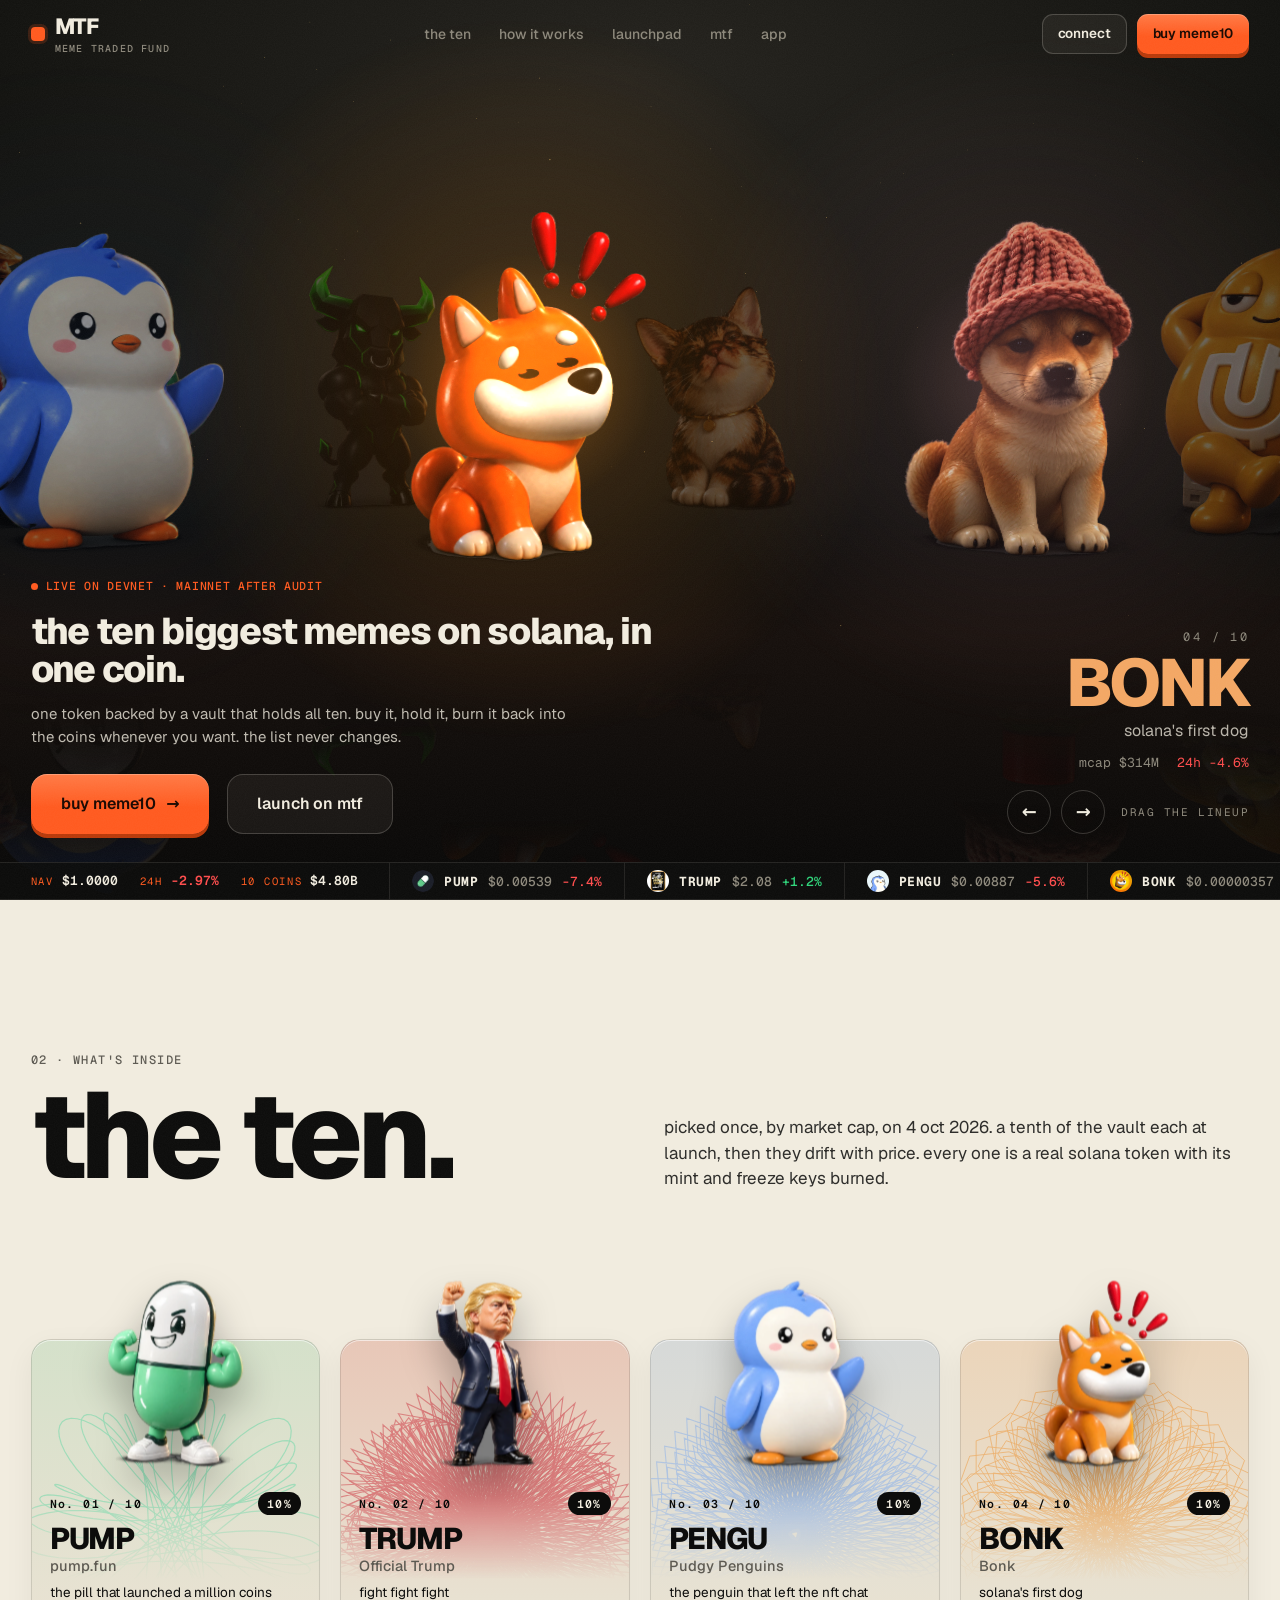
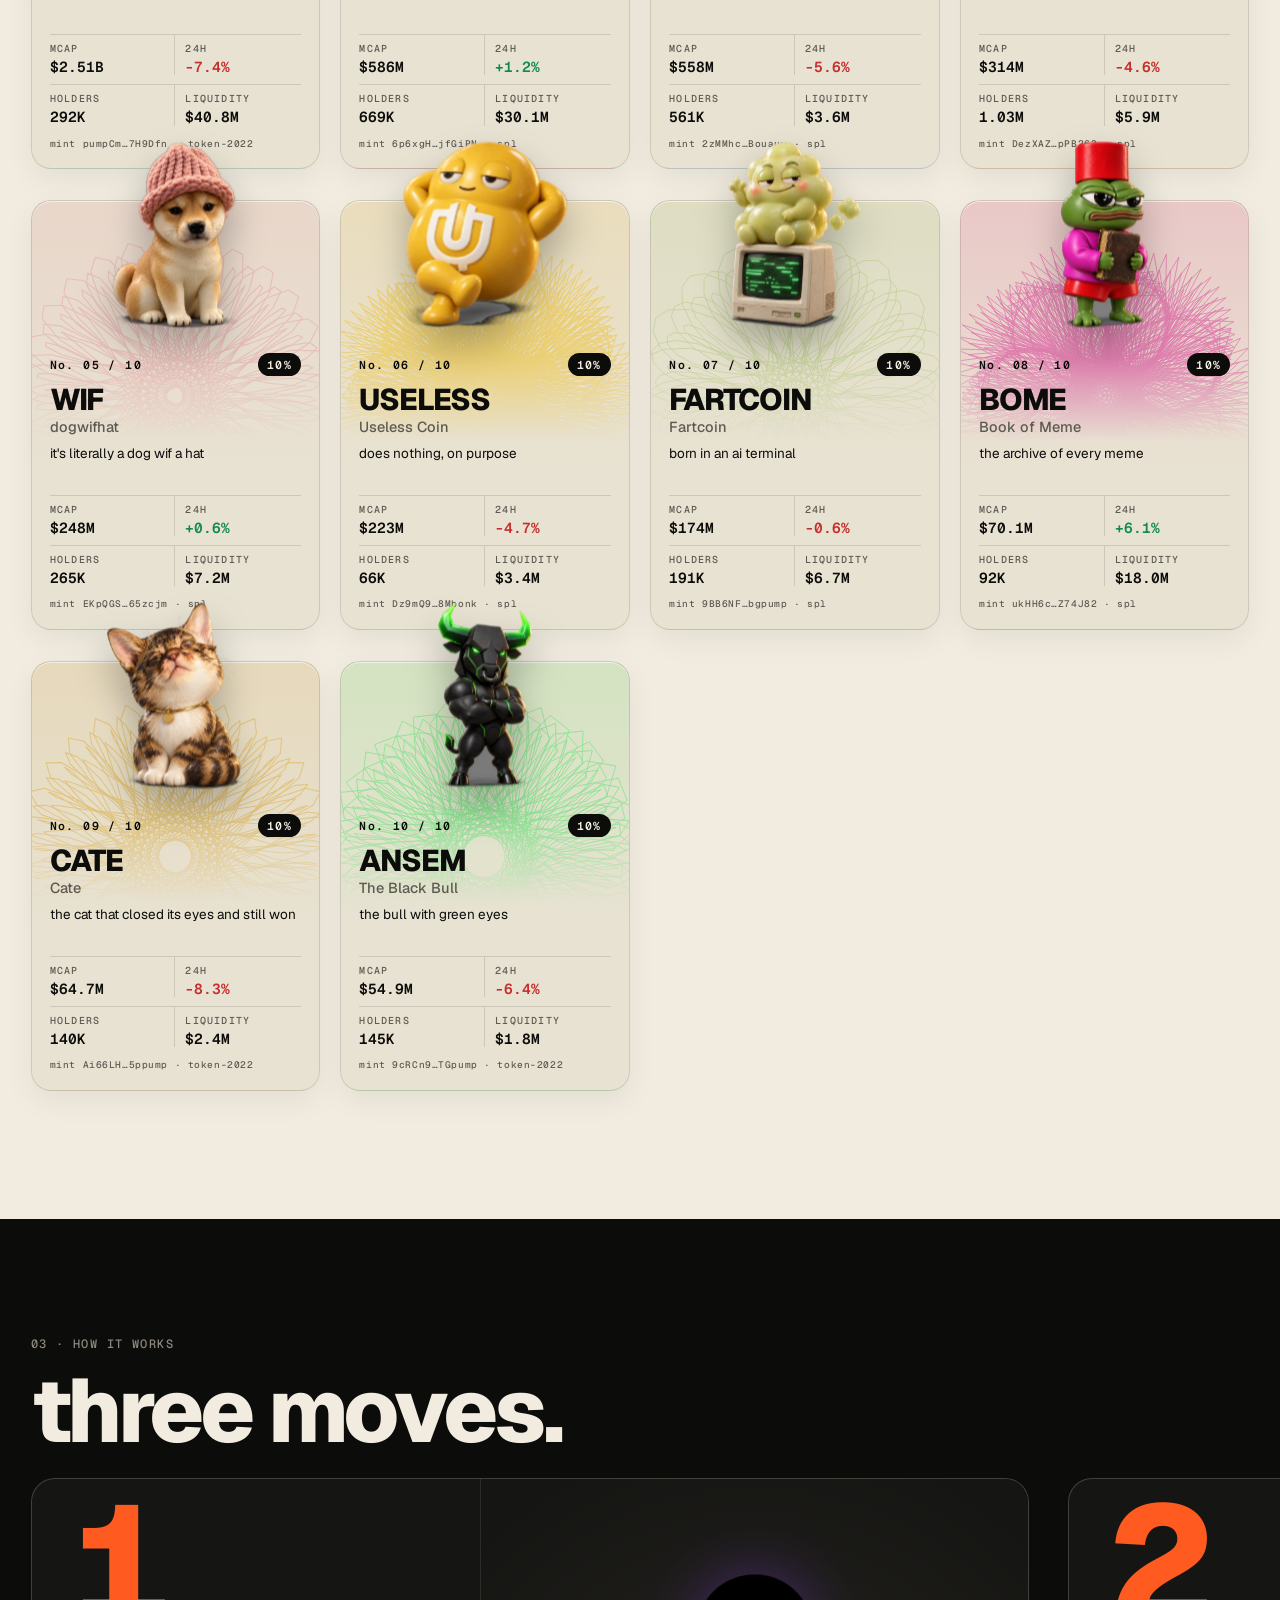
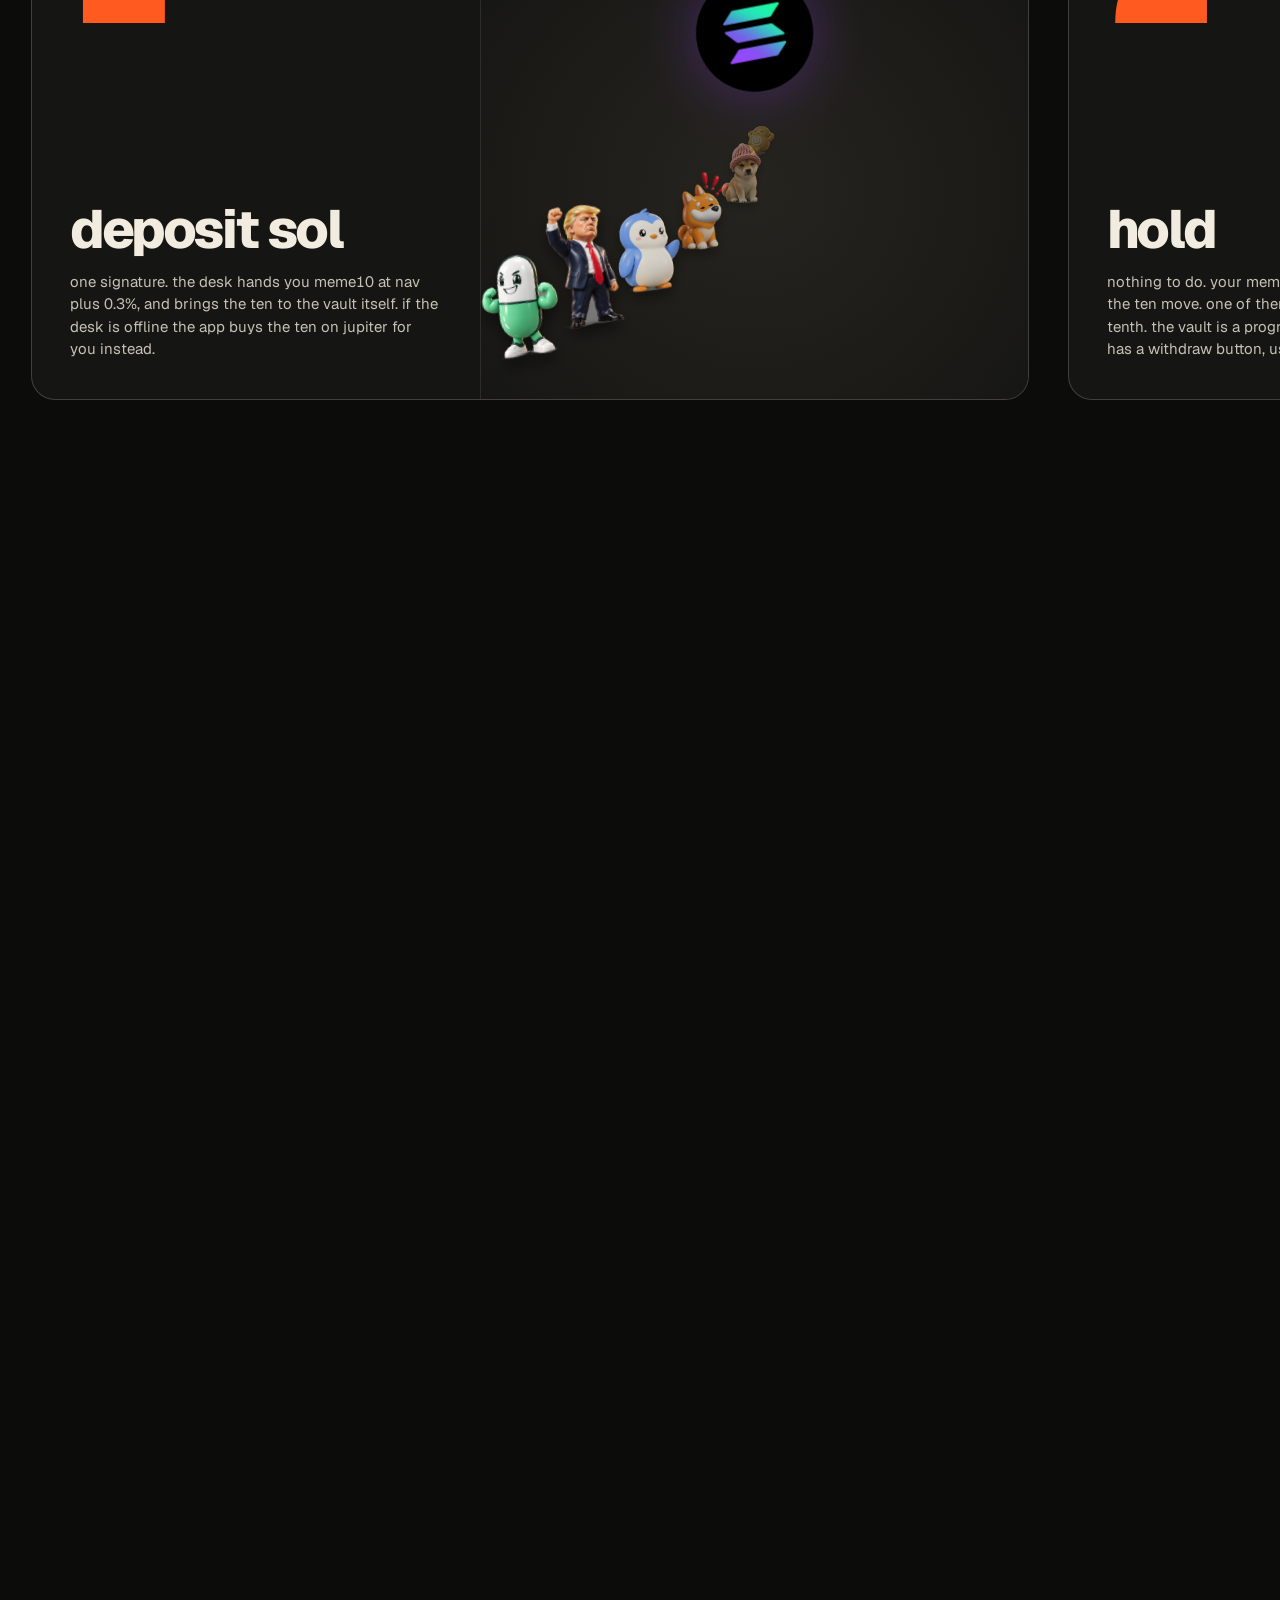
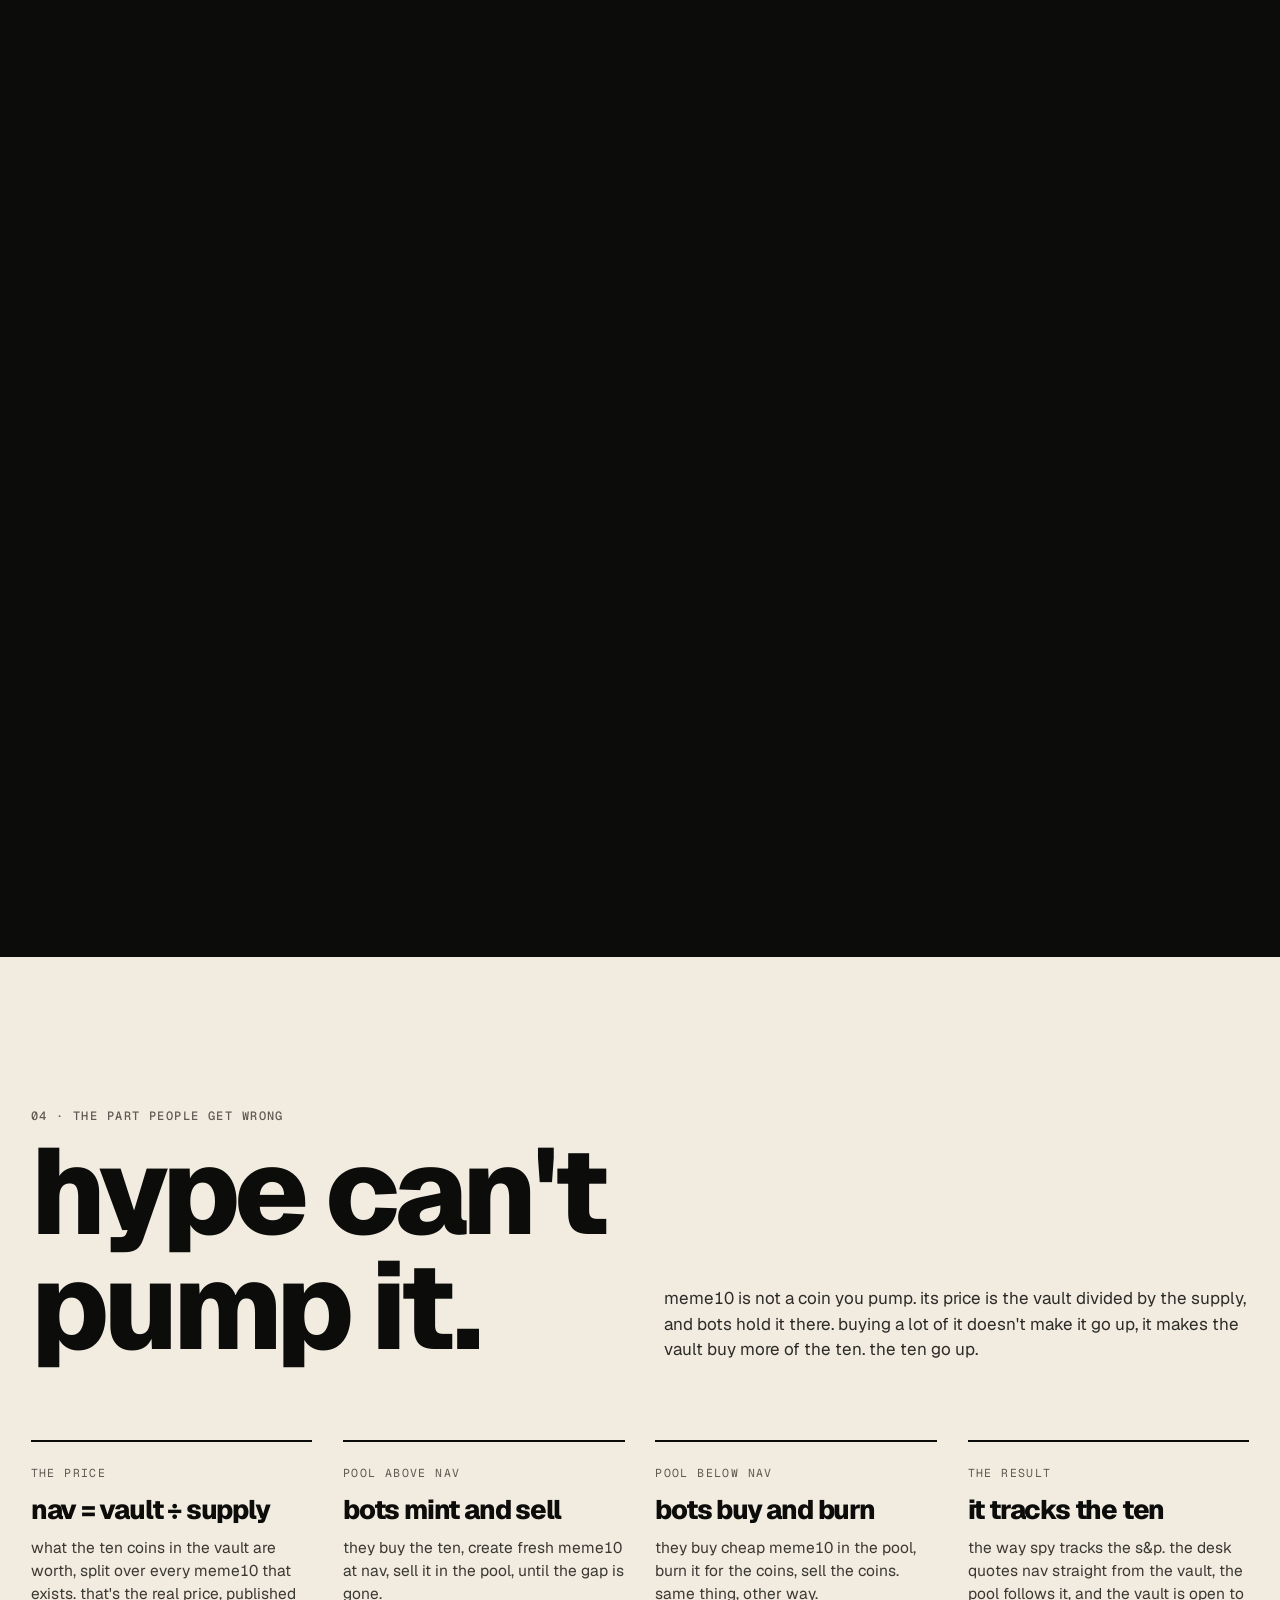
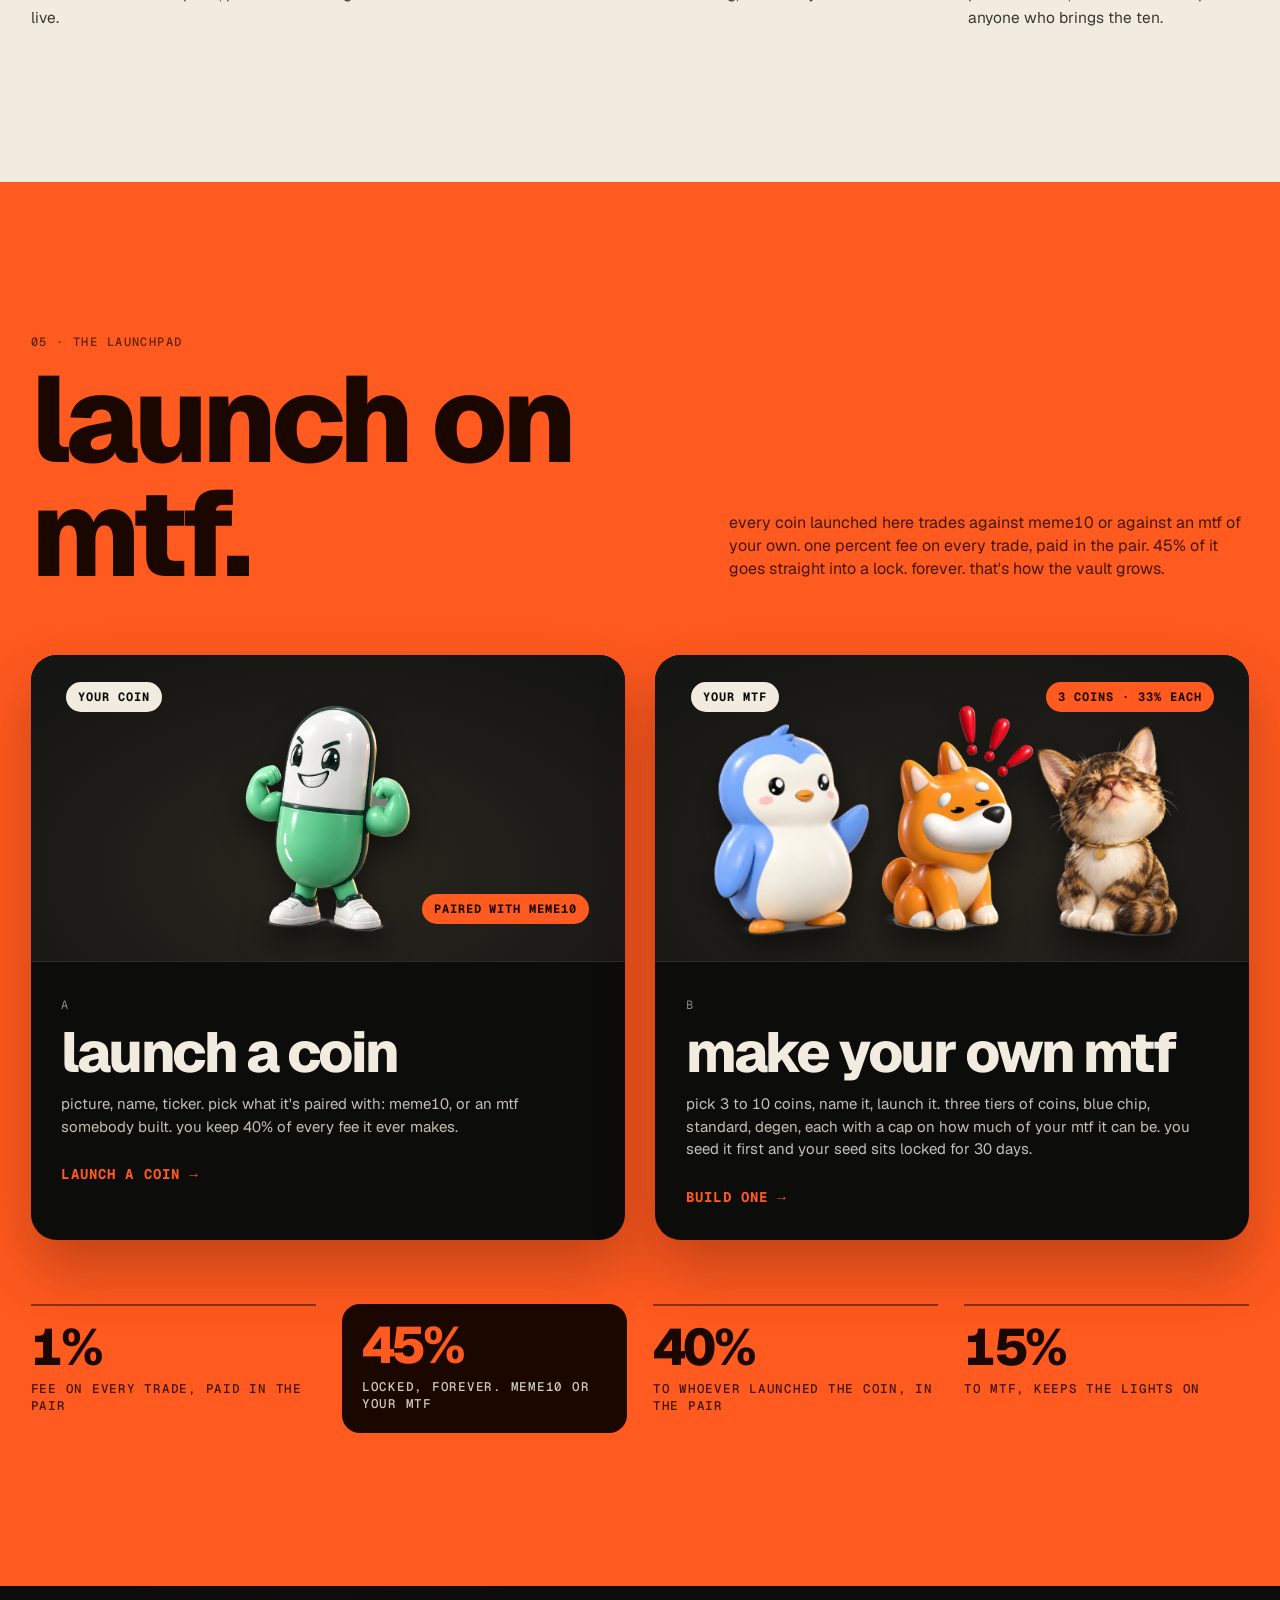
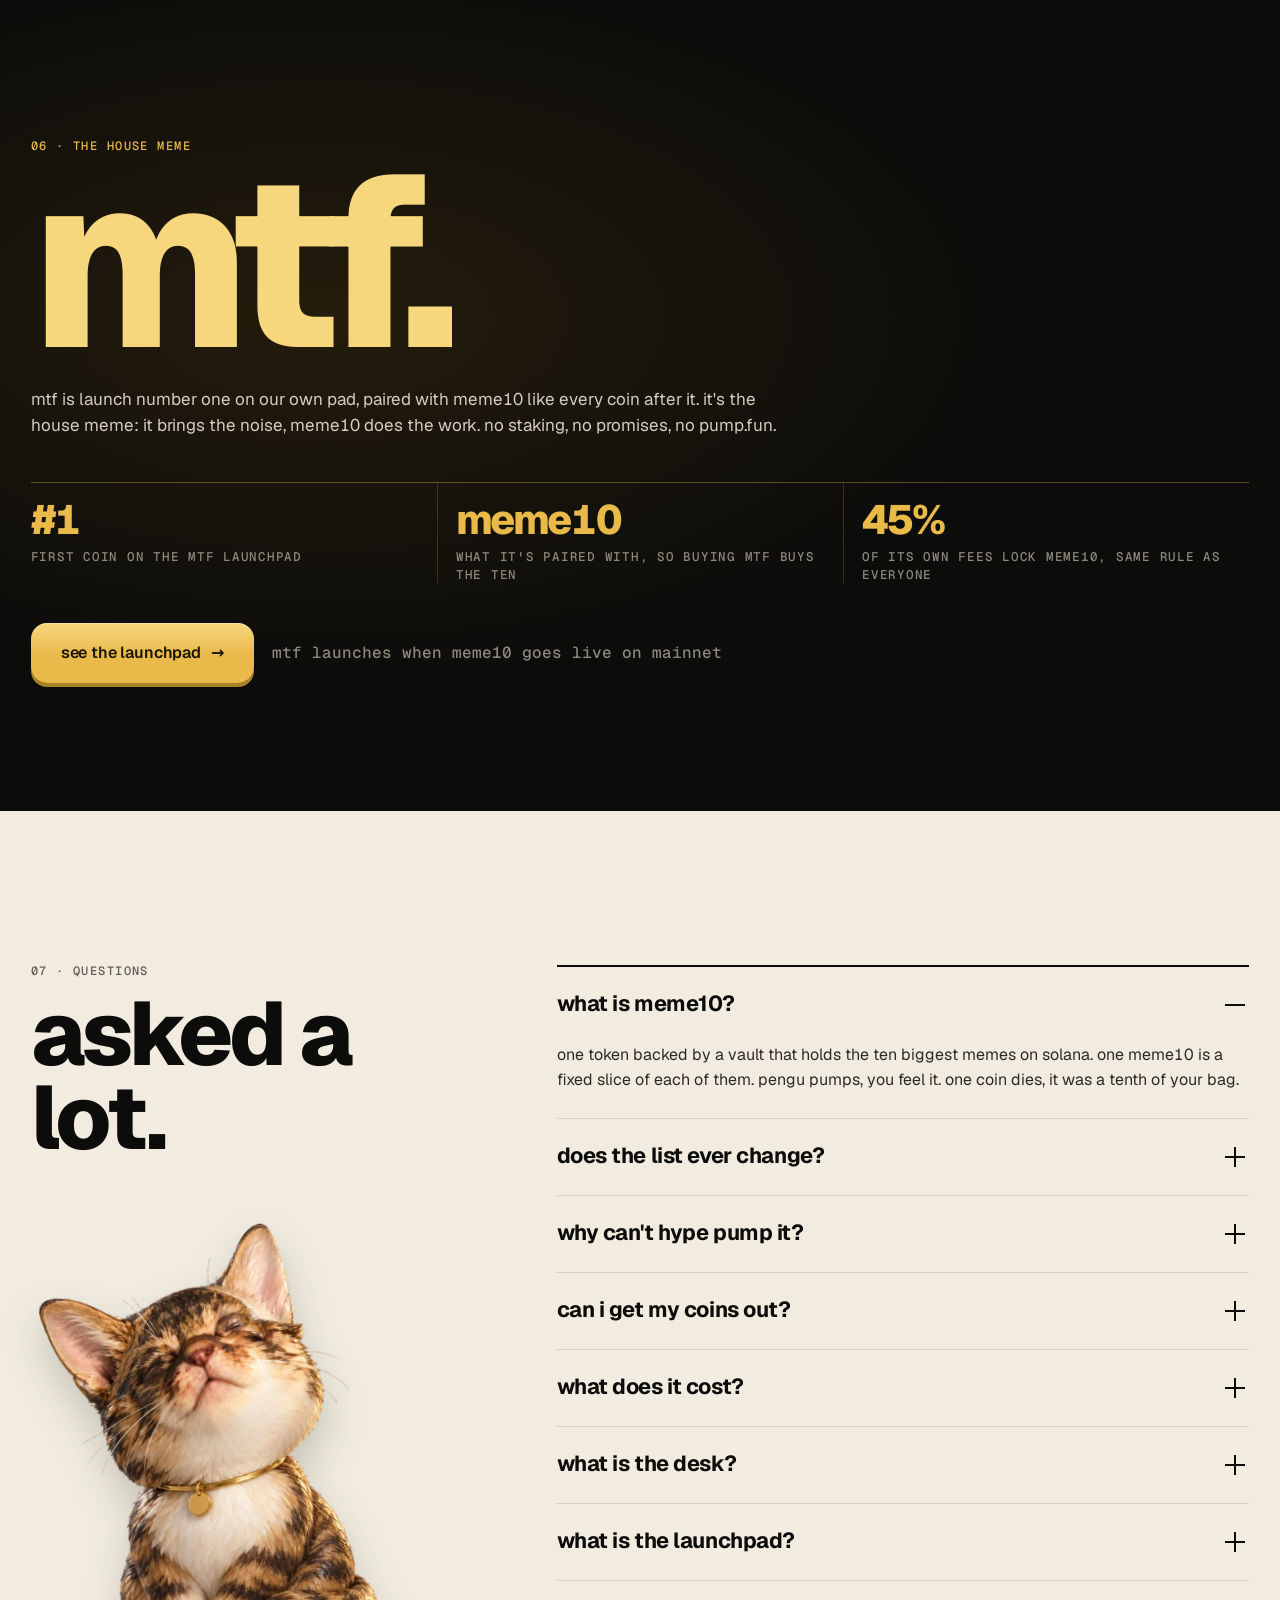
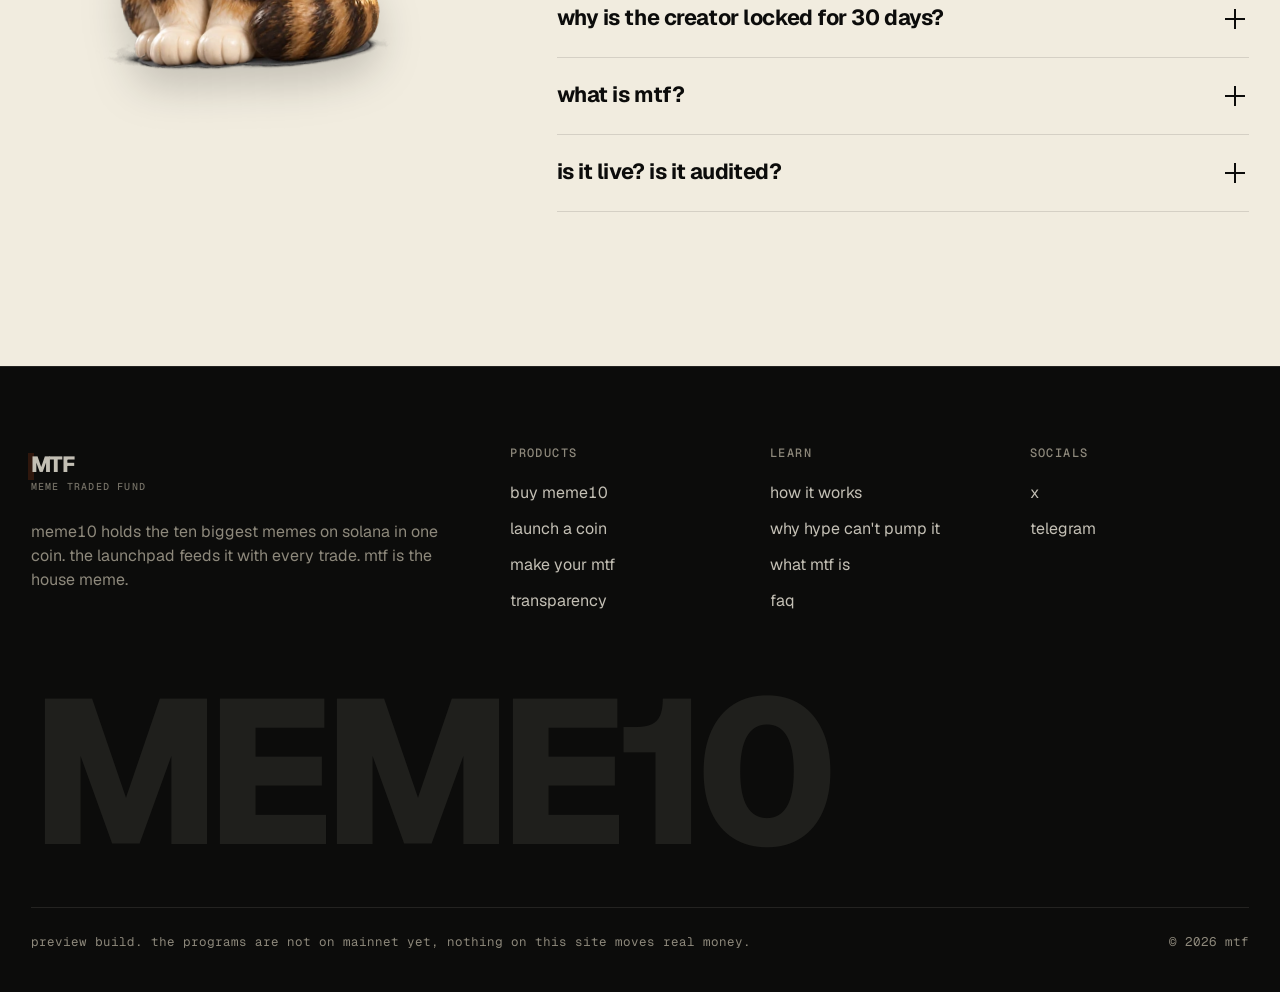
<file: index.html>
<!doctype html>
<html lang="en">
<head>
<meta charset="utf-8">
<meta name="viewport" content="width=device-width,initial-scale=1,viewport-fit=cover">
<title>MEME10 by MTF · the ten biggest memes on solana in one coin</title>
<meta name="description" content="one coin backed by a vault holding the ten biggest memes on solana. launch coins paired with it. mtf is the house meme.">
<meta name="theme-color" content="#0c0c0b">
<link rel="icon" href="favicon.svg" type="image/svg+xml">
<link rel="preload" href="fonts/geist-latin-wght-normal.woff2" as="font" type="font/woff2" crossorigin>
<link rel="preload" href="fonts/geist-mono-latin-wght-normal.woff2" as="font" type="font/woff2" crossorigin>
<meta property="og:title" content="MEME10 by MTF">
<meta property="og:description" content="the ten biggest memes on solana in one coin">
<meta property="og:image" content="https://alnasarmasarhtml.github.io/mtf/og.jpg">
<meta property="og:image:width" content="1200">
<meta property="og:image:height" content="630">
<meta property="og:url" content="https://alnasarmasarhtml.github.io/mtf/">
<meta name="twitter:card" content="summary_large_image">
<meta name="twitter:image" content="https://alnasarmasarhtml.github.io/mtf/og.jpg">
  <script type="module" crossorigin src="./assets/main-Ln_jDOoy.js"></script>
  <link rel="modulepreload" crossorigin href="./assets/ui-B-KH1py7.js">
  <link rel="modulepreload" crossorigin href="./assets/guilloche-C2L610aW.js">
  <link rel="stylesheet" crossorigin href="./assets/ui-CxfKalnJ.css">
  <link rel="stylesheet" crossorigin href="./assets/main-SBcVC7jQ.css">
</head>
<body class="landing">

<div class="loader" id="loader" aria-hidden="true">
  <div class="loader-inner">
    <div class="loader-word display">MTF</div>
    <div class="loader-bar"><i id="loaderBar"></i></div>
    <div class="loader-num mono" id="loaderNum">00</div>
  </div>
</div>

<!-- 01 HERO -->
<section class="hero" id="top">
  <div class="hero-word" aria-hidden="true">MEME<span>10</span></div>
  <canvas class="hero-gl" id="heroGL" aria-hidden="true"></canvas>
  <div class="hero-ui wrap">
    <div class="hero-copy">
      <div class="preview-note">live on devnet · mainnet after audit</div>
      <h1 class="hero-title display">the ten biggest memes on solana, in one coin.</h1>
      <p class="hero-sub">one token backed by a vault that holds all ten. buy it, hold it, burn it back into the coins whenever you want. the list never changes.</p>
      <div class="hero-cta">
        <a class="btn lg" href="app.html"><span>buy meme10</span><span class="arr">→</span></a>
        <a class="btn lg ghost" href="launchpad.html"><span>launch on mtf</span></a>
      </div>
    </div>
    <div class="hero-front" id="heroFront">
      <div class="hf-no mono" id="hfNo">01 / 10</div>
      <div class="hf-sym display" id="hfSym">PUMP</div>
      <div class="hf-line" id="hfLine">the pill that launched a million coins</div>
      <div class="hf-stats mono"><span id="hfMcap">—</span><span id="hfCh">—</span></div>
      <div class="hf-nav">
        <button class="hf-arrow" data-spin="-1" aria-label="previous coin">←</button>
        <button class="hf-arrow" data-spin="1" aria-label="next coin">→</button>
        <span class="hf-hint mono">drag the lineup</span>
      </div>
    </div>
  </div>
  <div class="hero-bar">
    <div class="hero-stats mono" id="heroStats">
      <div><span class="k">nav</span><b id="hsNav">$1.0000</b></div>
      <div><span class="k">24h</span><b id="hs24">—</b></div>
      <div class="hide-sm"><span class="k">10 coins</span><b id="hsMcap">—</b></div>
    </div>
    <div class="tape" id="tape"></div>
  </div>
</section>

<!-- 02 THE TEN -->
<section class="set paper" id="set">
  <div class="wrap">
    <header class="sec-head">
      <div class="eyebrow">02 · what's inside</div>
      <h2 class="display sec-title">the ten.</h2>
      <p class="sec-lede">picked once, by market cap, on <span id="asof">4 oct 2026</span>. a tenth of the vault each at launch, then they drift with price. every one is a real solana token with its mint and freeze keys burned.</p>
    </header>
    <div class="cards" id="cards"></div>
  </div>
</section>

<!-- 03 HOW IT WORKS -->
<section class="how" id="how">
  <div class="how-pin">
    <div class="wrap how-head">
      <div><div class="eyebrow">03 · how it works</div><h2 class="display sec-title">three moves.</h2></div>
    </div>
    <div class="how-track" id="howTrack">
      <article class="step" data-step="1">
        <div class="step-copy">
          <div class="step-n display">1</div>
          <h3 class="display">deposit sol</h3>
          <p>one signature. the desk hands you meme10 at nav plus 0.3%, and brings the ten to the vault itself. if the desk is offline the app buys the ten on jupiter for you instead.</p>
        </div>
        <div class="step-art art-split" id="artSplit"></div>
      </article>
      <article class="step" data-step="2">
        <div class="step-copy">
          <div class="step-n display">2</div>
          <h3 class="display">hold</h3>
          <p>nothing to do. your meme10 is worth more or less as the ten move. one of them rugs, you lose at most a tenth. the vault is a program on solana and nobody has a withdraw button, us included.</p>
        </div>
        <div class="step-art art-vault" id="artVault"></div>
      </article>
      <article class="step" data-step="3">
        <div class="step-copy">
          <div class="step-n display">3</div>
          <h3 class="display">out, any time</h3>
          <p>cash out to the desk in one signature at nav, sell in the pool, or burn it and take the actual coins out of the vault. no lockup. burning can never be paused.</p>
        </div>
        <div class="step-art art-out" id="artOut"></div>
      </article>
    </div>
  </div>
</section>

<!-- 04 WHY HYPE CAN'T PUMP IT -->
<section class="nav-sec paper" id="nav">
  <div class="wrap">
    <header class="sec-head">
      <div class="eyebrow">04 · the part people get wrong</div>
      <h2 class="display sec-title">hype can't<br>pump it.</h2>
      <p class="sec-lede">meme10 is not a coin you pump. its price is the vault divided by the supply, and bots hold it there. buying a lot of it doesn't make it go up, it makes the vault buy more of the ten. the ten go up.</p>
    </header>
    <div class="laws">
      <div class="law"><div class="law-k mono">the price</div><div class="law-v display">nav = vault ÷ supply</div><p>what the ten coins in the vault are worth, split over every meme10 that exists. that's the real price, published live.</p></div>
      <div class="law"><div class="law-k mono">pool above nav</div><div class="law-v display">bots mint and sell</div><p>they buy the ten, create fresh meme10 at nav, sell it in the pool, until the gap is gone.</p></div>
      <div class="law"><div class="law-k mono">pool below nav</div><div class="law-v display">bots buy and burn</div><p>they buy cheap meme10 in the pool, burn it for the coins, sell the coins. same thing, other way.</p></div>
      <div class="law"><div class="law-k mono">the result</div><div class="law-v display">it tracks the ten</div><p>the way spy tracks the s&amp;p. the desk quotes nav straight from the vault, the pool follows it, and the vault is open to anyone who brings the ten.</p></div>
    </div>
  </div>
</section>

<!-- 05 LAUNCHPAD -->
<section class="pad" id="launchpad">
  <div class="wrap">
    <header class="pad-head">
      <div><div class="eyebrow">05 · the launchpad</div><h2 class="display pad-title">launch on mtf.</h2></div>
      <p class="pad-note">every coin launched here trades against meme10 or against an mtf of your own. one percent fee on every trade, paid in the pair. 45% of it goes straight into a lock. forever. that's how the vault grows.</p>
    </header>
    <div class="doors">
      <a class="door" href="launchpad.html#coin">
        <div class="door-art" id="doorCoin"></div>
        <div class="door-copy">
          <span class="mono">a</span>
          <h3 class="display">launch a coin</h3>
          <p>picture, name, ticker. pick what it's paired with: meme10, or an mtf somebody built. you keep 40% of every fee it ever makes.</p>
          <span class="door-go">launch a coin <span class="arr">→</span></span>
        </div>
      </a>
      <a class="door" href="launchpad.html#index">
        <div class="door-art" id="doorIndex"></div>
        <div class="door-copy">
          <span class="mono">b</span>
          <h3 class="display">make your own mtf</h3>
          <p>pick 3 to 10 coins, name it, launch it. three tiers of coins, blue chip, standard, degen, each with a cap on how much of your mtf it can be. you seed it first and your seed sits locked for 30 days.</p>
          <span class="door-go">build one <span class="arr">→</span></span>
        </div>
      </a>
    </div>
    <div class="fee-line">
      <div><b class="display">1%</b><span>fee on every trade, paid in the pair</span></div>
      <div class="lock"><b class="display">45%</b><span>locked, forever. meme10 or your mtf</span></div>
      <div><b class="display">40%</b><span>to whoever launched the coin, in the pair</span></div>
      <div><b class="display">15%</b><span>to mtf, keeps the lights on</span></div>
    </div>
  </div>
</section>

<!-- 06 MTF -->
<section class="mtf" id="mtf">
  <div class="wrap mtf-grid">
    <div class="mtf-copy">
      <div class="eyebrow gold-ink">06 · the house meme</div>
      <h2 class="display sec-title">mtf.</h2>
      <p class="sec-lede">mtf is launch number one on our own pad, paired with meme10 like every coin after it. it's the house meme: it brings the noise, meme10 does the work. no staking, no promises, no pump.fun.</p>
      <ul class="mtf-facts">
        <li><b class="display">#1</b><span>first coin on the mtf launchpad</span></li>
        <li><b class="display">meme10</b><span>what it's paired with, so buying mtf buys the ten</span></li>
        <li><b class="display">45%</b><span>of its own fees lock meme10, same rule as everyone</span></li>
      </ul>
      <div class="hero-cta"><a class="btn lg gold" href="launchpad.html"><span>see the launchpad</span><span class="arr">→</span></a><span class="mono soft">mtf launches when meme10 goes live on mainnet</span></div>
    </div>
  </div>
</section>

<!-- 07 FAQ -->
<section class="faq paper" id="faq">
  <div class="wrap faq-grid">
    <div class="faq-left"><div class="eyebrow">07 · questions</div><h2 class="display sec-title">asked a lot.</h2><img class="faq-fig" src="figures/cate-sm.webp" alt="" loading="lazy" onerror="this.onerror=null;this.src='figures/popcat-sm.webp'"></div>
    <div class="qa" id="qa"></div>
  </div>
</section>

</body>
</html>
</file>
<file: assets/ui-CxfKalnJ.css>
@font-face{font-family:Geist;src:url(../fonts/geist-latin-wght-normal.woff2)format("woff2");font-weight:100 900;font-display:swap}@font-face{font-family:GeistMono;src:url(../fonts/geist-mono-latin-wght-normal.woff2)format("woff2");font-weight:100 900;font-display:swap}:root{--ink:#0c0c0b;--ink-2:#151513;--ink-3:#1f1f1c;--paper:#f1ecdf;--paper-2:#e8e2d2;--paper-3:#dad3bf;--bone:#f1ecdf;--muted:#8d887b;--muted-2:#5d5a52;--line:#f1ecdf1a;--line-2:#f1ecdf33;--line-p:#0c0c0b1f;--act:#ff5a1f;--act-2:#ff7a45;--act-deep:#b8390a;--act-ink:#1a0800;--gold:#e9b949;--gold-2:#f6d77e;--gold-3:#a8822a;--up:#2fd67b;--down:#ff4d4d;--sans:"Geist", ui-sans-serif, system-ui, -apple-system, sans-serif;--mono:"GeistMono", ui-monospace, "SF Mono", monospace;--gutter:clamp(16px, 2.4vw, 48px);--maxw:1760px;--ease:cubic-bezier(.2, .7, .1, 1);--ease-snap:cubic-bezier(.3, 1.4, .4, 1);--r:14px}*,:before,:after{box-sizing:border-box}[hidden]{display:none!important}html{-webkit-text-size-adjust:100%;-moz-text-size-adjust:100%;text-size-adjust:100%}html.lenis,html.lenis body{height:auto}.lenis.lenis-smooth{scroll-behavior:auto!important}body{background:var(--ink);color:var(--bone);font:400 16px/1.5 var(--sans);-webkit-font-smoothing:antialiased;font-feature-settings:"ss01", "cv11", "tnum";margin:0;overflow-x:hidden}img{max-width:100%;display:block}a{color:inherit;text-decoration:none}button{font:inherit;color:inherit;cursor:pointer;background:0 0;border:0;padding:0}input,select,textarea{font:inherit;color:inherit}::selection{background:var(--act);color:var(--act-ink)}body:after{content:"";pointer-events:none;z-index:9000;opacity:.06;background-image:url("data:image/svg+xml,%3Csvg xmlns='http://www.w3.org/2000/svg' width='220' height='220'%3E%3Cfilter id='n'%3E%3CfeTurbulence type='fractalNoise' baseFrequency='.9' numOctaves='3' stitchTiles='stitch'/%3E%3CfeColorMatrix values='0 0 0 0 1 0 0 0 0 1 0 0 0 0 1 0 0 0 .55 0'/%3E%3C/filter%3E%3Crect width='100%25' height='100%25' filter='url(%23n)'/%3E%3C/svg%3E");animation:.9s steps(4,end) infinite grain;position:fixed;inset:-50%}@keyframes grain{0%{transform:translate(0)}25%{transform:translate(-3%,2%)}50%{transform:translate(2%,-3%)}75%{transform:translate(-2%,-1%)}to{transform:translate(0)}}@media (prefers-reduced-motion:reduce){body:after{animation:none}}.wrap{width:100%;max-width:var(--maxw);padding:0 var(--gutter);margin:0 auto}.display{font-family:var(--sans);letter-spacing:-.045em;text-transform:none;font-weight:800;line-height:.94}.eyebrow{font:500 12px/1 var(--mono);letter-spacing:.12em;text-transform:uppercase;color:var(--muted)}.mono{font-family:var(--mono);font-variant-numeric:tabular-nums}.num{font-variant-numeric:tabular-nums}.up{color:var(--up)}.down{color:var(--down)}.soft{color:var(--muted);font-weight:500}.btn{--bg:var(--act);--bg-hi:var(--act-2);--edge:var(--act-deep);--fg:var(--act-ink);height:52px;font:600 15px/1 var(--sans);letter-spacing:-.01em;color:var(--fg);background:linear-gradient(180deg, var(--bg-hi), var(--bg) 55%);border-radius:var(--r);box-shadow:0 4px 0 var(--edge), inset 0 1px 0 #ffffff40;transition:transform .12s var(--ease), box-shadow .12s var(--ease), filter .2s;white-space:nowrap;-webkit-tap-highlight-color:transparent;justify-content:center;align-items:center;gap:10px;padding:0 24px;display:inline-flex;position:relative}.btn:hover{filter:brightness(1.06);box-shadow:0 5px 0 var(--edge), inset 0 1px 0 #ffffff40;transform:translateY(-1px)}.btn:active{box-shadow:0 1px 0 var(--edge), inset 0 1px 0 #ffffff26;transform:translateY(3px)}.btn .arr{transition:transform .2s var(--ease)}.btn:hover .arr{transform:translate(3px)}.btn.ghost{--fg:var(--bone);box-shadow:inset 0 0 0 1px var(--line-2);background:#f1ecdf0f}.btn.ghost:hover{filter:none;background:#f1ecdf1a;transform:none;box-shadow:inset 0 0 0 1px #f1ecdf66}.btn.ghost:active{transform:translateY(1px);box-shadow:inset 0 0 0 1px #f1ecdf66}.btn.dark{--bg:var(--ink-3);--bg-hi:#2a2a26;--edge:#000;--fg:var(--bone)}.btn.paper{--bg:var(--paper);--bg-hi:#fff;--edge:var(--paper-3);--fg:var(--ink)}.btn.gold{--bg:var(--gold);--bg-hi:var(--gold-2);--edge:var(--gold-3);--fg:#1c1406}.btn.sm{border-radius:11px;height:40px;padding:0 16px;font-size:13.5px}.btn.lg{border-radius:16px;height:60px;padding:0 30px;font-size:16px}.btn[disabled]{opacity:.45;pointer-events:none}.btn.full{width:100%}.tag{height:26px;font:500 11px/1 var(--mono);letter-spacing:.08em;text-transform:uppercase;border:1px solid var(--line-2);color:var(--muted);border-radius:999px;align-items:center;gap:6px;padding:0 10px;display:inline-flex}.tag.act{border-color:var(--act);color:var(--act)}.topbar{z-index:800;height:68px;padding:0 var(--gutter);transition:background .3s, backdrop-filter .3s, transform .4s var(--ease);justify-content:space-between;align-items:center;gap:16px;display:flex;position:fixed;top:0;left:0;right:0}.topbar.solid{-webkit-backdrop-filter:blur(14px);border-bottom:1px solid var(--line);background:#0c0c0bcc}.topbar.hide{transform:translateY(-100%)}.brand{align-items:center;gap:10px;min-width:0;display:inline-flex}.brand-dot{background:var(--act);border-radius:4px;flex:none;width:14px;height:14px;box-shadow:0 0 0 3px #ff5a1f2e}.brand-word{font:800 22px/1 var(--sans);letter-spacing:-.04em}.brand-sub{font:500 10px/1 var(--mono);letter-spacing:.12em;text-transform:uppercase;color:var(--muted);margin-top:3px;display:block}.nav{align-items:center;gap:2px;display:flex}.nav a.link{font:500 14px/1 var(--sans);color:var(--muted);border-radius:999px;padding:10px 13px;transition:color .2s,background .2s;position:relative}.nav a.link:hover{color:var(--bone);background:#f1ecdf0f}.nav a.link.on{color:var(--bone);background:#f1ecdf17}.top-right{align-items:center;gap:10px;display:flex}.burger{border:1px solid var(--line-2);border-radius:12px;justify-content:center;align-items:center;width:44px;height:44px;display:none}.burger i{background:var(--bone);width:18px;height:2px;box-shadow:0 6px 0 var(--bone), 0 -6px 0 var(--bone);display:block}.tape{border-top:1px solid var(--line);border-bottom:1px solid var(--line);background:var(--ink);height:38px;position:relative;overflow:hidden}.tape-track{width:max-content;height:100%;animation:60s linear infinite tape;display:flex}.tape:hover .tape-track{animation-play-state:paused}.tape-item{border-right:1px solid var(--line);font:500 13px/1 var(--mono);white-space:nowrap;align-items:center;gap:10px;padding:0 22px;display:flex}.tape-item img{object-fit:cover;border-radius:50%;width:22px;height:22px}.tape-item b{letter-spacing:.04em;font-weight:700}.tape-item .px{color:var(--muted)}@keyframes tape{to{transform:translate(-50%)}}.toast-wrap{z-index:9500;pointer-events:none;gap:10px;width:min(520px,100vw - 32px);display:grid;position:fixed;bottom:28px;left:50%;transform:translate(-50%)}.toast{pointer-events:auto;background:var(--bone);color:var(--ink);font:500 14px/1.45 var(--sans);box-shadow:0 10px 30px #00000080, 0 3px 0 var(--act);animation:toast-in .35s var(--ease-snap);border-radius:14px;align-items:flex-start;gap:14px;padding:16px 18px;display:flex}.toast b{font-family:var(--mono);letter-spacing:.08em;text-transform:uppercase;margin-bottom:2px;font-size:12px;display:block}.toast.out{animation:toast-out .25s var(--ease) forwards}@keyframes toast-in{0%{opacity:0;transform:translateY(14px)scale(.98)}}@keyframes toast-out{to{opacity:0;transform:translateY(10px)}}.preview-note{font:500 11.5px/1.3 var(--mono);letter-spacing:.06em;text-transform:uppercase;color:var(--act);align-items:center;gap:8px;display:inline-flex}.preview-note:before{content:"";background:var(--act);border-radius:50%;width:7px;height:7px;animation:1.4s infinite blink}@keyframes blink{50%{opacity:.25}}.foot{border-top:1px solid var(--line);background:var(--ink);padding:80px 0 40px;position:relative}.foot-grid{grid-template-columns:minmax(0,2fr) repeat(3,minmax(0,1fr));gap:40px;display:grid}.foot h4{font:500 12px/1 var(--mono);letter-spacing:.12em;text-transform:uppercase;color:var(--muted);margin:0 0 16px}.foot a{color:var(--bone);opacity:.8;padding:6px 0;display:block}.foot a:hover{opacity:1;color:var(--act)}.foot-legal{border-top:1px solid var(--line);font:400 12.5px/1.6 var(--mono);color:var(--muted);flex-wrap:wrap;justify-content:space-between;gap:24px;margin-top:64px;padding-top:24px;display:flex}.foot-big{font:800 clamp(90px, 16vw, 300px)/.9 var(--sans);letter-spacing:-.06em;color:var(--ink-3);-webkit-user-select:none;user-select:none;white-space:nowrap;margin:60px 0 -.1em;overflow:hidden}.menu{z-index:790;background:var(--ink);padding:100px var(--gutter) 40px;transition:transform .45s var(--ease);flex-direction:column;gap:6px;display:flex;position:fixed;inset:0;transform:translateY(-100%)}.menu.open{transform:none}.menu a{font:800 44px/1.05 var(--sans);letter-spacing:-.04em;border-bottom:1px solid var(--line);padding:8px 0}.menu .btn{align-self:flex-start;margin-top:24px}@media (max-width:1080px){.nav{display:none}.burger{display:inline-flex}.top-right .hide-sm{display:none}.foot-grid{grid-template-columns:minmax(0,1fr) minmax(0,1fr)}}@media (max-width:560px){.topbar{height:60px}.brand-sub{display:none}.btn{height:48px;padding:0 18px;font-size:14px}.btn.lg{height:54px;padding:0 22px;font-size:15px}.foot-grid{grid-template-columns:minmax(0,1fr)}}
</file>
<file: assets/main-SBcVC7jQ.css>
.loader{z-index:9800;background:var(--ink);transition:opacity .6s var(--ease), visibility .6s;place-items:center;display:grid;position:fixed;inset:0}.loader.done{opacity:0;visibility:hidden}.loader-inner{justify-items:center;gap:22px;display:grid}.loader-word{letter-spacing:-.06em;font-size:72px;animation:1.6s ease-in-out infinite breathe}@keyframes breathe{50%{opacity:.4}}.loader-bar{background:var(--line);border-radius:3px;width:180px;height:3px;overflow:hidden}.loader-bar i{background:var(--act);width:0;height:100%;transition:width .3s;display:block}.loader-num{letter-spacing:.2em;color:var(--muted);font-size:12px}.paper{background:var(--paper);color:var(--ink)}.paper .eyebrow{color:var(--muted-2)}.sec-head{grid-template-columns:minmax(0,1fr) minmax(0,1fr);align-items:end;gap:12px 48px;margin-bottom:clamp(48px,6vw,96px);display:grid}.sec-head .eyebrow{grid-column:1/-1}.sec-title{margin:0;font-size:clamp(64px,9.5vw,200px)}.sec-lede{max-width:640px;color:inherit;opacity:.86;margin:0;font-size:clamp(17px,1.3vw,22px);line-height:1.5}section{position:relative}.hero{background:radial-gradient(120% 80% at 50% 8%, #24221d 0%, #12120f 42%, var(--ink) 70%);height:100svh;min-height:760px;position:relative;overflow:hidden}.hero:before{content:"";pointer-events:none;background:linear-gradient(#0000,#ff5a1f0a 30%,#0006);height:42%;position:absolute;bottom:0;left:0;right:0}.hero-word{text-align:center;font:800 clamp(120px, 21vw, 740px)/.8 var(--sans);letter-spacing:-.07em;color:#0000;-webkit-text-stroke:1px #f1ecdf29;pointer-events:none;-webkit-user-select:none;user-select:none;white-space:nowrap;position:absolute;top:11%;left:0;right:0}.hero-word span{color:var(--act);-webkit-text-stroke:0;text-shadow:0 0 120px #ff5a1f40}.hero-gl{touch-action:pan-y;cursor:grab;width:100%;height:100%;display:block;position:absolute;inset:0}.hero-gl.dragging{cursor:grabbing}.hero-ui{pointer-events:none;grid-template-rows:1fr auto;grid-template-columns:minmax(0,1fr) auto;gap:24px;max-width:none;padding-top:96px;padding-bottom:66px;display:grid;position:absolute;inset:0}.hero-ui>*{pointer-events:auto}.hero-copy{grid-area:2/1;align-self:end;max-width:660px}.hero-title{letter-spacing:-.035em;margin:16px 0 14px;font-size:clamp(32px,2.9vw,56px);line-height:1.02}.hero-sub{color:#f1ecdfc7;max-width:540px;margin:0 0 26px;font-size:clamp(15px,1.05vw,18px)}.hero-cta{flex-wrap:wrap;align-items:center;gap:18px;display:flex}.hero-front{text-align:right;grid-area:2/2;place-self:end;min-width:280px}.hf-no{letter-spacing:.2em;color:var(--muted);font-size:12px}.hf-sym{margin:6px 0 4px;font-size:clamp(56px,5.2vw,104px);transition:color .4s}.hf-line{color:#f1ecdfbf;font-size:clamp(16px,1.2vw,20px)}.hf-stats{color:var(--muted);justify-content:flex-end;gap:18px;margin-top:10px;font-size:13px;display:flex}.hf-nav{justify-content:flex-end;align-items:center;gap:10px;margin-top:18px;display:flex}.hf-arrow{border:1px solid var(--line-2);width:44px;height:44px;font:600 18px/1 var(--sans);border-radius:50%;transition:background .2s,border-color .2s,color .2s}.hf-arrow:hover{background:var(--bone);color:var(--ink);border-color:var(--bone)}.hf-hint{letter-spacing:.14em;text-transform:uppercase;color:var(--muted);margin-left:6px;font-size:11px}.hero-bar{z-index:3;-webkit-backdrop-filter:blur(8px);background:#0c0c0bdb;grid-template-columns:auto minmax(0,1fr);display:grid;position:absolute;bottom:0;left:0;right:0}.hero-bar .tape{border-left:1px solid var(--line)}.hero-stats{padding:0 var(--gutter);border-top:1px solid var(--line);border-bottom:1px solid var(--line);white-space:nowrap;align-items:center;gap:22px;height:38px;font-size:13px;display:flex}.hero-stats div{align-items:baseline;gap:8px;display:flex}.hero-stats .k{letter-spacing:.16em;text-transform:uppercase;color:var(--act);font-size:10.5px}.hero-stats b{font-weight:600}.set{padding:clamp(110px,12vw,200px) 0 clamp(90px,10vw,170px);overflow:hidden}.cards{grid-template-columns:repeat(5,minmax(0,1fr));gap:clamp(28px,2.4vw,44px) clamp(16px,1.6vw,28px);padding-top:70px;display:grid}.card{--t:#888;color:var(--ink);perspective:900px;position:relative}.card-body{background:linear-gradient(180deg, color-mix(in oklab, var(--t) 16%, var(--paper-2)), var(--paper-2) 62%);border:1px solid var(--line-p);height:100%;transform-style:preserve-3d;transition:transform .5s var(--ease), box-shadow .4s;border-radius:20px;padding:0 18px 18px;position:relative;box-shadow:inset 0 1px #fff9,0 10px 30px #0000000f}.card:hover .card-body{box-shadow:inset 0 1px #fff9,0 26px 50px #00000024}.card-clip{pointer-events:none;border-radius:20px;position:absolute;inset:0;overflow:hidden}.card-ros{aspect-ratio:1;width:118%;color:var(--t);opacity:.5;pointer-events:none;position:absolute;top:6%;left:50%;transform:translate(-50%);-webkit-mask-image:linear-gradient(#000 38%,#0000 62%);mask-image:linear-gradient(#000 38%,#0000 62%)}.card-ros svg{width:100%;height:100%}.card-top{font:600 11.5px/1 var(--mono);letter-spacing:.12em;justify-content:space-between;align-items:center;padding:14px 0 0;display:flex;position:relative}.card-top .w{background:var(--ink);color:var(--paper);border-radius:999px;padding:6px 9px}.card-fig{height:clamp(190px,15vw,300px);transition:transform .5s var(--ease);pointer-events:none;justify-content:center;align-items:flex-end;margin-top:-54px;display:flex;position:relative;transform:translateZ(40px)}.card-fig img{filter:drop-shadow(0 18px 18px #00000047);width:auto;max-width:100%;max-height:100%;transition:transform .6s var(--ease-snap)}.card:hover .card-fig img{transform:translateY(-14px)scale(1.04)}.card-sym{font:800 clamp(30px, 2.3vw, 46px)/.9 var(--sans);letter-spacing:-.04em;margin:10px 0 0;position:relative}.card-name{font:500 14.5px/1.25 var(--sans);color:var(--muted-2);margin-top:5px;position:relative}.card-line{min-height:2.7em;margin:8px 0 14px;font-size:13.5px;line-height:1.35;position:relative}.card-stats{border-top:1px solid var(--line-p);grid-template-columns:minmax(0,1fr) minmax(0,1fr);display:grid;position:relative}.card-stats div{min-width:0;padding:9px 0 0}.card-stats div:nth-child(odd){border-right:1px solid var(--line-p);padding-right:8px}.card-stats div:nth-child(2n){padding-left:10px}.card-stats div:nth-child(n+3){border-top:1px solid var(--line-p);margin-top:9px}.card-stats span{font:500 10px/1 var(--mono);letter-spacing:.12em;text-transform:uppercase;color:var(--muted-2);margin-bottom:4px;display:block}.card-stats b{font:600 14.5px/1.2 var(--mono);font-variant-numeric:tabular-nums;white-space:nowrap;text-overflow:ellipsis;display:block;overflow:hidden}.card-stats b.up{color:#138a4b}.card-stats b.down{color:#c62d2d}.card-serial{font:500 9.5px/1.3 var(--mono);letter-spacing:.06em;color:var(--muted-2);white-space:nowrap;text-overflow:ellipsis;margin-top:12px;position:relative;overflow:hidden}.how{background:var(--ink);overflow:hidden}.how-pin{flex-direction:column;justify-content:center;height:100svh;min-height:720px;display:flex;position:relative}.how-head{justify-content:space-between;align-items:end;gap:24px;margin-bottom:26px;display:flex}.how-head .sec-title{font-size:clamp(56px,7vw,150px)}.how-head .eyebrow{margin-bottom:18px}.how-track{padding:0 var(--gutter);will-change:transform;gap:clamp(24px,3vw,60px);width:max-content;display:flex}.step{border:1px solid var(--line-2);background:var(--ink-2);border-radius:24px;flex:none;grid-template-columns:minmax(0,.9fr) minmax(0,1.1fr);width:min(78vw,1180px);height:min(58svh,620px);display:grid;position:relative;overflow:hidden}.step-copy{z-index:2;flex-direction:column;justify-content:flex-end;padding:clamp(24px,3vw,56px);display:flex;position:relative}.step-n{color:var(--act);letter-spacing:-.06em;font-size:clamp(110px,13vw,260px);line-height:.8;position:absolute;top:clamp(10px,1.5vw,30px);left:clamp(24px,3vw,56px)}.step h3{margin:0 0 16px;font-size:clamp(40px,4.2vw,88px)}.step p{color:#f1ecdfcc;max-width:460px;margin:0;font-size:clamp(15px,1.15vw,19px)}.step-art{border-left:1px solid var(--line);background:radial-gradient(70% 70% at 50% 60%, #26241f, var(--ink-2));position:relative;overflow:hidden}.art-split .sol{aspect-ratio:1;border-radius:50%;width:22%;position:absolute;top:18%;left:50%;transform:translate(-50%);box-shadow:0 0 60px #9945ff59}.art-split .mini{transform-origin:50% 100%;width:15%;position:absolute;bottom:10%}.art-split .mini img{filter:drop-shadow(0 8px 8px #00000080);width:100%}.art-vault .vault{aspect-ratio:1;border-radius:50%;width:46%;position:absolute;top:50%;left:50%;transform:translate(-50%,-50%)}.art-vault .vault canvas,.art-vault .vault svg{width:100%;height:100%}.art-vault .mini{width:13%;position:absolute}.art-vault .mini img{filter:drop-shadow(0 8px 8px #00000080);width:100%}.art-vault .out-coin{aspect-ratio:1;width:30%;position:absolute;top:50%;left:50%;transform:translate(-50%,-50%)scale(0)}.art-out .burn{aspect-ratio:1;width:26%;position:absolute;top:22%;left:50%;transform:translate(-50%)}.art-out .mini{width:13%;position:absolute}.art-out .mini img{filter:drop-shadow(0 8px 8px #00000080);width:100%}.coin-css{background:radial-gradient(circle at 35% 30%, #fff3c9, var(--gold) 42%, var(--gold-3) 100%);width:100%;height:100%;font:800 clamp(22px, 2.6vw, 54px)/1 var(--sans);color:var(--ink);letter-spacing:-.05em;border-radius:50%;place-items:center;display:grid;box-shadow:inset 0 0 0 6px #0000002e,inset 0 0 0 9px #fff5d280,0 14px 40px #00000080}.coin-css.orange{background:radial-gradient(circle at 35% 30%, #ffd6c2, var(--act) 45%, #9c2a05 100%)}.nav-sec{padding:clamp(110px,12vw,200px) 0}.laws{grid-template-columns:repeat(4,minmax(0,1fr));gap:clamp(20px,2.4vw,40px);display:grid}.law{border-top:2px solid var(--ink);min-width:0;padding-top:22px}.law-k{letter-spacing:.12em;text-transform:uppercase;color:var(--muted-2);font-size:11.5px}.law-v{margin:16px 0 12px;font-size:clamp(26px,2.1vw,42px);line-height:1}.law p{color:#3a3832;margin:0;font-size:15.5px;line-height:1.5}.pad{background:var(--act);color:var(--act-ink);padding:clamp(110px,12vw,200px) 0;overflow:hidden}.pad .eyebrow{color:#1a0800b3}.pad-head{grid-template-columns:minmax(0,1fr) minmax(0,.8fr);align-items:end;gap:20px 48px;margin-bottom:clamp(48px,5vw,90px);display:grid}.pad-note{color:#1a0800d1;justify-self:end;max-width:520px;margin:0 0 10px;font-size:clamp(16px,1.25vw,20px);line-height:1.45}.pad-title{margin:14px 0 0;font-size:clamp(64px,9.5vw,200px)}.doors{grid-template-columns:minmax(0,1fr) minmax(0,1fr);gap:clamp(20px,2.4vw,44px);display:grid}.door{background:var(--ink);color:var(--bone);transition:transform .4s var(--ease), box-shadow .4s var(--ease);border-radius:26px;grid-template-rows:auto 1fr;min-width:0;display:grid;position:relative;overflow:hidden;box-shadow:0 30px 60px #3c0f004d}.door:hover{transform:translateY(-6px);box-shadow:0 44px 80px #3c0f0061}.door-art{background:radial-gradient(70% 80% at 50% 70%, #2a261f, var(--ink-2));border-bottom:1px solid var(--line);height:clamp(260px,24vw,440px);position:relative;overflow:hidden}.door-copy{padding:clamp(22px,2.4vw,40px)}.door-copy .mono{letter-spacing:.14em;text-transform:uppercase;color:var(--muted);font-size:12px}.door h3{margin:10px 0 14px;font-size:clamp(40px,4.4vw,88px)}.door p{color:#f1ecdfcc;max-width:520px;margin:0 0 24px;font-size:clamp(15px,1.15vw,19px)}.door-go{font:700 14px/1 var(--mono);letter-spacing:.08em;text-transform:uppercase;color:var(--act)}.door-go .arr{transition:transform .25s var(--ease);display:inline-block}.door:hover .door-go .arr{transform:translate(6px)}.door-art .fig{height:74%;transition:transform .6s var(--ease-snap);position:absolute;bottom:6%}.door-art .fig img{filter:drop-shadow(0 14px 14px #00000080);width:auto;height:100%}.door-art .chip{font:700 12px/1 var(--mono);letter-spacing:.08em;text-transform:uppercase;background:var(--bone);color:var(--ink);border-radius:999px;padding:9px 12px;position:absolute}.fee-line{grid-template-columns:repeat(4,minmax(0,1fr));gap:clamp(16px,2vw,32px);margin-top:clamp(44px,5vw,90px);display:grid}.fee-line>div{border-top:2px solid #1a080080;min-width:0;padding-top:18px}.fee-line>div.lock{background:var(--act-ink);color:var(--bone);border-top:0;border-radius:18px;padding:18px 20px 20px}.fee-line b{font-size:clamp(40px,4vw,76px);line-height:.9;display:block}.fee-line .lock b{color:var(--act)}.fee-line span{font:500 12.5px/1.4 var(--mono);text-transform:uppercase;letter-spacing:.06em;opacity:.85;margin-top:10px;display:block}.mtf{background:radial-gradient(90% 70% at 25% 40%, #241c0c 0%, var(--ink) 62%);padding:clamp(110px,12vw,200px) 0 clamp(90px,10vw,160px);overflow:hidden}.mtf-grid{grid-template-columns:minmax(0,1fr);display:grid}.mtf-copy{min-width:0}.gold-ink{color:var(--gold)!important}.mtf .sec-title{color:var(--gold-2);letter-spacing:-.07em;margin:10px 0 26px;font-size:clamp(120px,19vw,360px);line-height:.82}.mtf .sec-lede{color:var(--bone);max-width:760px}.mtf-facts{border-top:1px solid #e9b94959;grid-template-columns:repeat(3,minmax(0,1fr));margin:44px 0 40px;padding:0;list-style:none;display:grid}.mtf-facts li{min-width:0;padding:18px 16px 0 0}.mtf-facts li+li{border-left:1px solid #e9b94933;padding-left:18px}.mtf-facts b{color:var(--gold);font-size:clamp(34px,3.2vw,60px);line-height:.95;display:block}.mtf-facts span{font:500 12.5px/1.4 var(--mono);color:var(--muted);text-transform:uppercase;letter-spacing:.06em;margin-top:8px;display:block}.faq{padding:clamp(110px,12vw,200px) 0}.faq-grid{grid-template-columns:minmax(0,.8fr) minmax(0,1.2fr);gap:clamp(30px,5vw,100px);display:grid}.faq .sec-title{margin-top:14px;font-size:clamp(56px,7vw,150px)}.faq-left{position:relative}.faq-fig{filter:drop-shadow(0 20px 20px #0000002e);width:min(78%,420px);margin-top:clamp(30px,4vw,70px);transform:rotate(-4deg)}.qa{border-top:2px solid var(--ink)}.qa details{border-bottom:1px solid var(--line-p)}.qa summary{cursor:pointer;font:700 clamp(20px, 1.7vw, 28px)/1.15 var(--sans);letter-spacing:-.02em;justify-content:space-between;gap:20px;padding:24px 0;list-style:none;display:flex}.qa summary::-webkit-details-marker{display:none}.qa summary i{flex:none;width:28px;height:28px;position:relative}.qa summary i:before,.qa summary i:after{content:"";height:2px;transition:transform .3s var(--ease);background:currentColor;position:absolute;top:13px;left:4px;right:4px}.qa summary i:after{transform:rotate(90deg)}.qa details[open] summary i:after{transform:rotate(0)}.qa .ans{color:#2b2a26;max-width:760px;padding:0 0 26px;font-size:clamp(16px,1.2vw,19px);line-height:1.55}@media (max-width:1500px){.cards{grid-template-columns:repeat(4,minmax(0,1fr))}}@media (max-width:1180px){.cards{grid-template-columns:repeat(3,minmax(0,1fr))}.step{width:86vw}.laws,.fee-line{grid-template-columns:minmax(0,1fr) minmax(0,1fr)}}@media (max-width:960px){.sec-head,.pad-head{grid-template-columns:minmax(0,1fr)}.pad-note{justify-self:start}.mtf-grid,.faq-grid,.doors{grid-template-columns:minmax(0,1fr)}.faq-fig{width:46%;max-width:240px}.hero-ui{grid-template-rows:1fr auto auto;grid-template-columns:minmax(0,1fr)}.hero-front{text-align:left;grid-area:2/1;justify-self:start}.hf-stats,.hf-nav{justify-content:flex-start}.hero-copy{grid-row:3}.hero-stats .hide-sm{display:none}.how-pin{height:auto;min-height:0;padding:110px 0 90px}.how-track{flex-direction:column;width:auto;transform:none!important}.step{grid-template-columns:minmax(0,1fr);width:auto;height:auto}.step-copy{padding-top:120px}.step-art{border-left:0;border-top:1px solid var(--line);order:-1;height:300px}.step-n{font-size:100px}}@media (max-width:720px){.cards{grid-template-columns:repeat(2,minmax(0,1fr));gap:40px 12px}.card-body{border-radius:16px;padding:0 12px 12px}.card-clip{border-radius:16px}.card-fig{height:170px;margin-top:-40px}.how-head{flex-direction:column;align-items:flex-start;gap:0}.card-top{font-size:10px}.card-sym{font-size:28px}.card-line{display:none}.card-stats b{font-size:12.5px}.card-serial{display:none}.hero{min-height:680px}.hero-word{font-size:23vw;top:15%}.hero-ui{gap:14px;padding-top:80px;padding-bottom:54px}.hf-sym{margin:0;font-size:44px}.hf-hint,.hf-line,.hf-no{display:none}.hero-front{grid-template-columns:auto minmax(0,1fr) auto;align-items:center;gap:0 14px;width:100%;min-width:0;display:grid}.hf-stats{flex-direction:column;gap:2px;margin:0;font-size:11.5px}.hf-nav{justify-content:flex-end;margin:0}.laws,.fee-line,.mtf-facts{grid-template-columns:minmax(0,1fr)}.mtf-facts li+li{border-top:1px solid #e9b94933;border-left:0;margin-top:12px;padding-left:0}}@media (max-width:420px){.hero-title{font-size:29px}.hero-sub{margin-bottom:18px;font-size:14.5px}.hero-cta .btn.lg{height:50px;padding:0 18px;font-size:13.5px}.card-stats div:nth-child(2n){padding-left:6px}.card-stats span{letter-spacing:.06em;font-size:9px}.loader-word{font-size:56px}}
</file>
